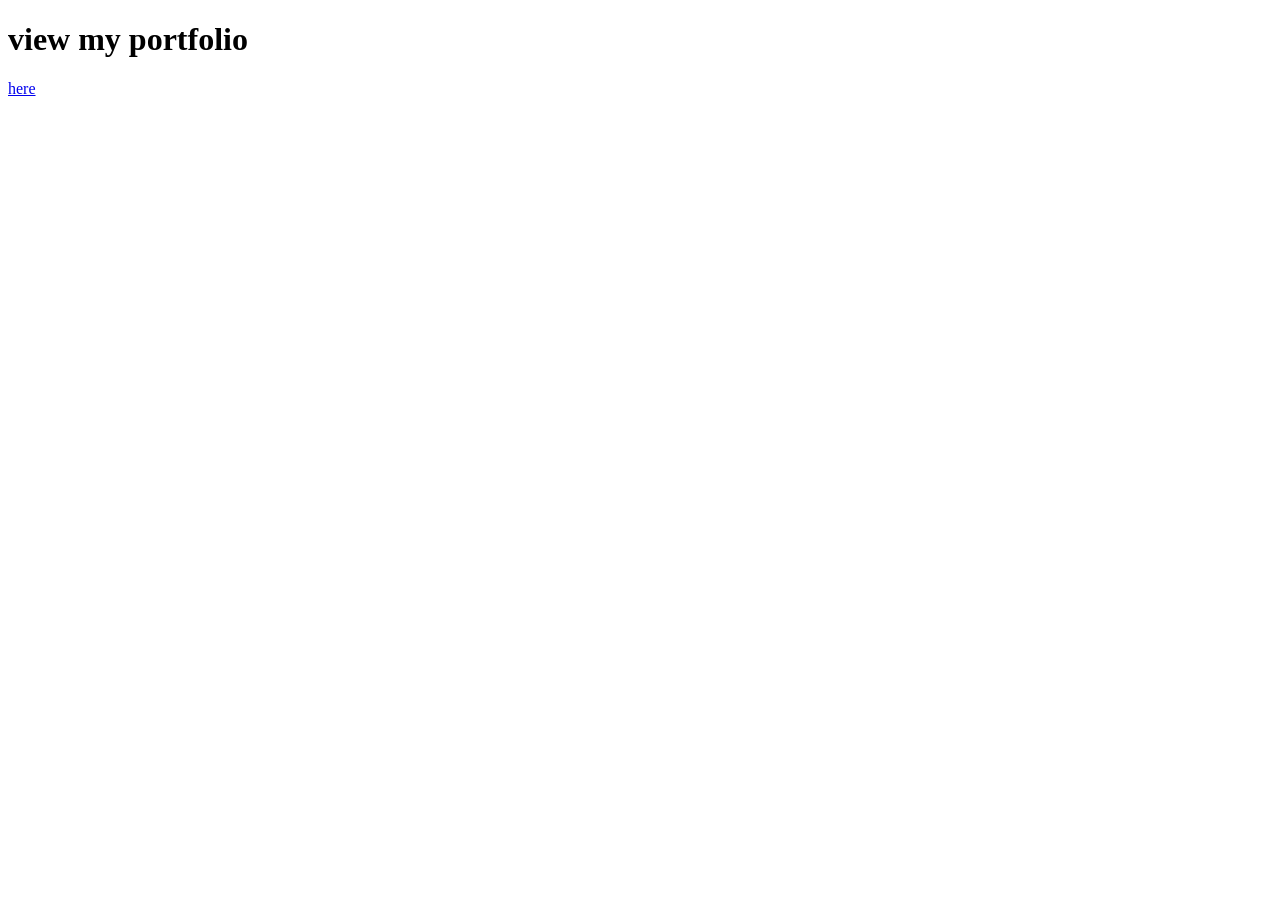
<file: index.html>
<!DOCTYPE html>
<html lang="en">
<head>
    <meta charset="UTF-8">
    <meta name="viewport" content="width=device-width, initial-scale=1.0">
    <title>Document</title>
</head>
<body>
    <h1>view my portfolio</h1>
    <a href="/main/">here</a>
</body>
</html>
</file>
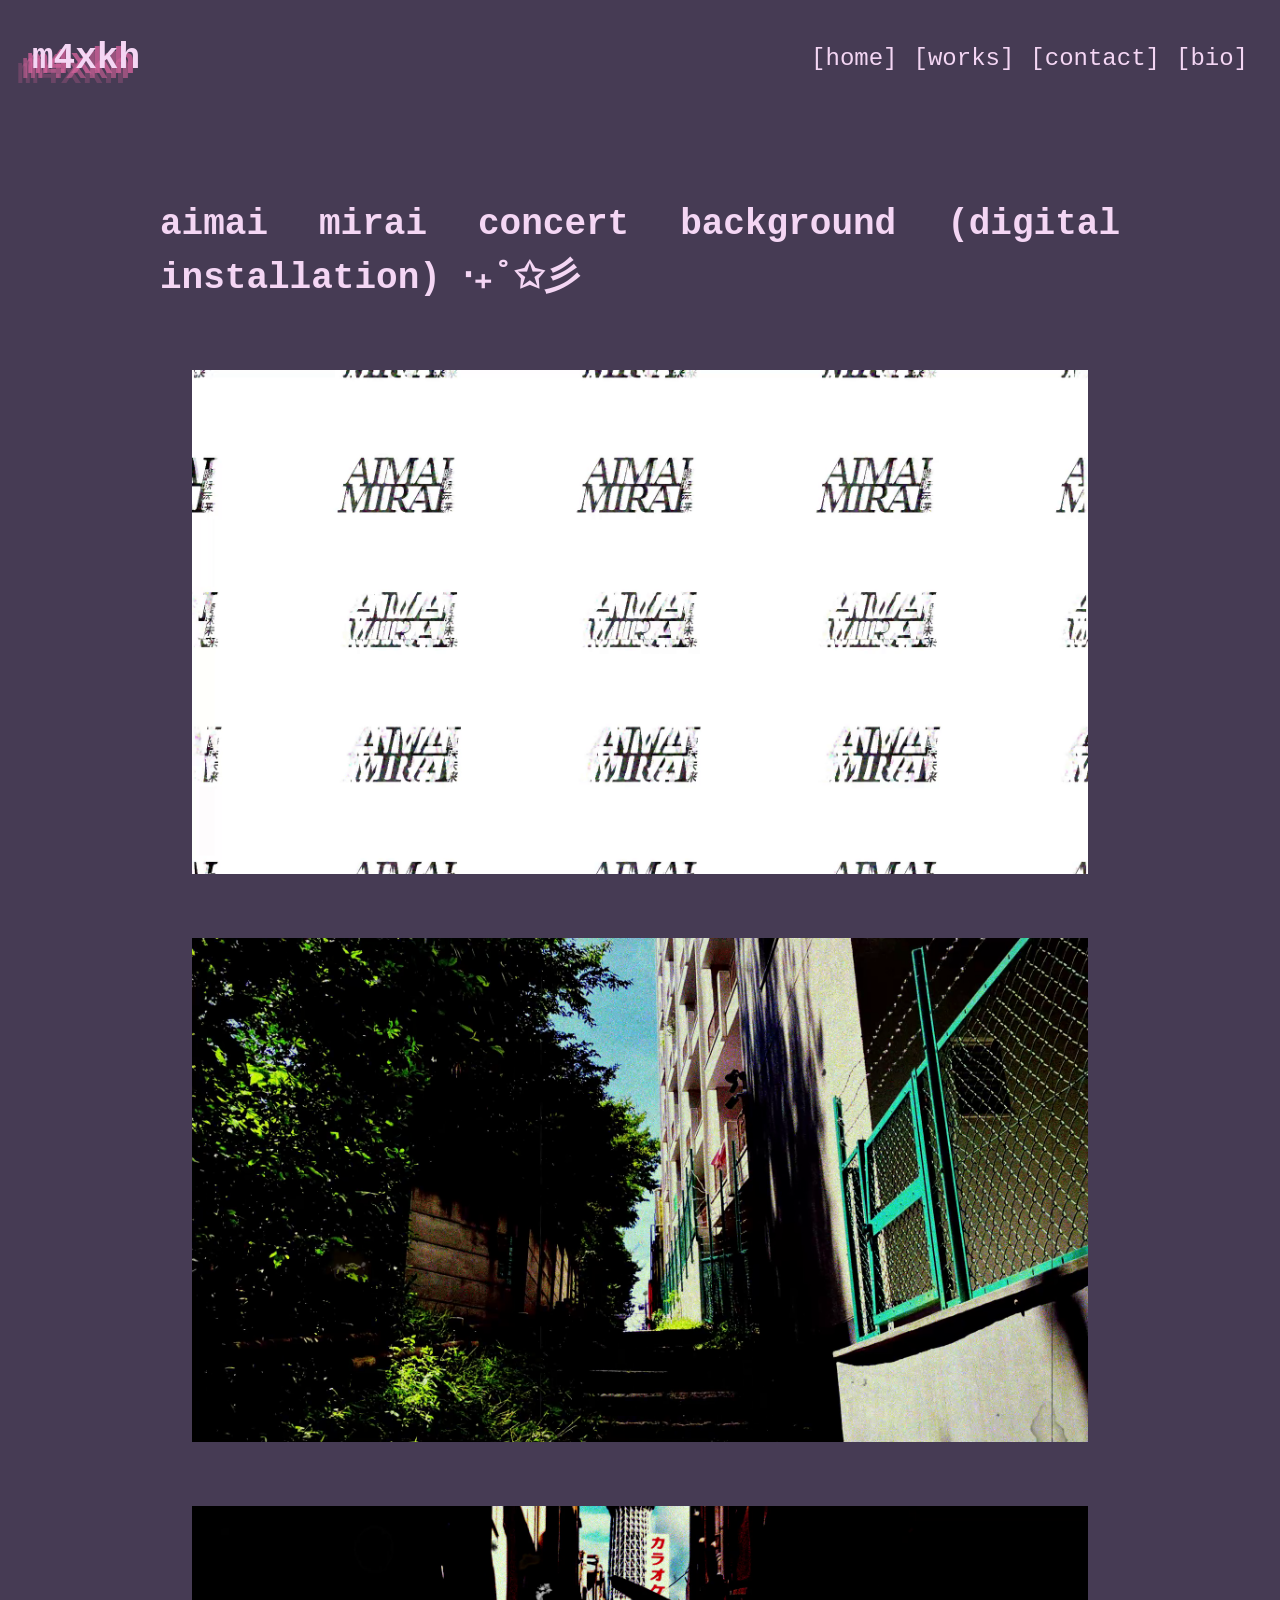
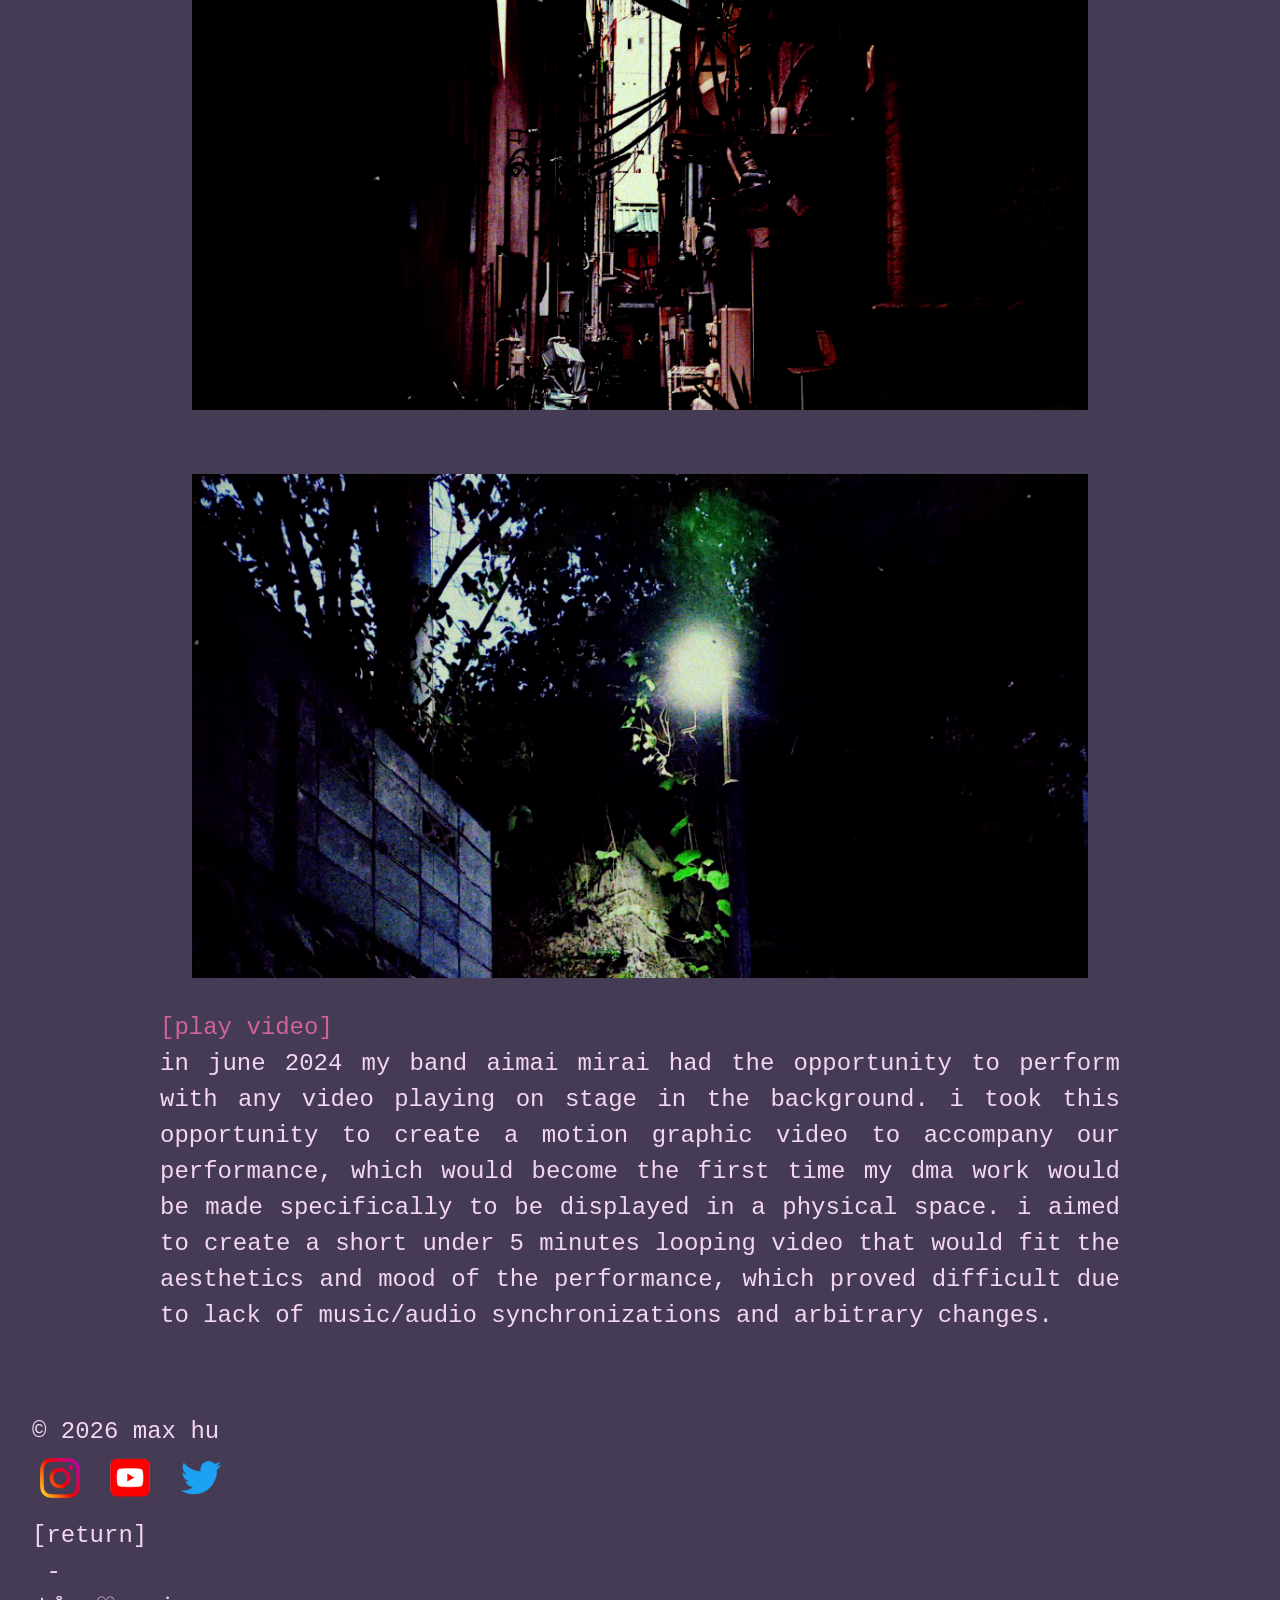
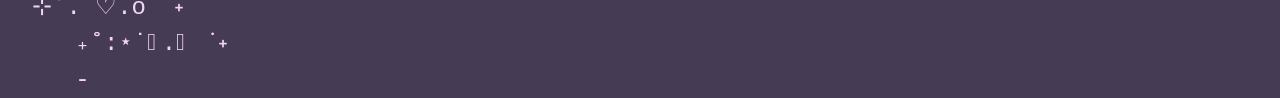
<file: main/projects/aimai-mirai-video/index.html>
<!DOCTYPE html>
<html lang="en">

<head>
    <meta charset="UTF-8">
    <meta name="viewport" content="width=device-width, initial-scale=1.0">
    <title>m4xkh portfolio</title>
    <link rel="preconnect" href="https://fonts.googleapis.com">
    <link rel="preconnect" href="https://fonts.gstatic.com" crossorigin>
    <link
        href="https://fonts.googleapis.com/css2?family=Bodoni+Moda:ital,opsz,wght@0,6..96,400..900;1,6..96,400..900&family=Courier+Prime:ital,wght@0,400;0,700;1,400;1,700&display=swap"
        rel="stylesheet">
    <link rel="stylesheet" href="../../css/style.css">
</head>

<body>
    <header id="header-section">

        <nav id="nav-section" class="navbar">
            <div class="nav-brand">
                <a href="../../">
                    <h1>m4xkh</h1>
                </a>
            </div>
            <div class="nav">
                <button class="hamburger">[ ☰ ]</button>
                <ul class="nav-menu">
                    <li><a href="../../#about-section">[home]</a></li>
                    <li><a href="../../#portfolio-section">[works]</a></li>
                    <li><a href="../../#contact-section">[contact]</a></li>
                    <li><a href="../../bio/">[bio]</a></li>
                </ul>
            </div>


        </nav>

    </header>

    <main>
        <section class="project-section">
            <div class="project-content">
                <h2>aimai mirai concert background (digital installation) <span class="accent-3">‧₊˚✩彡</span> </h2>
                <img src="../../images/aimai-video1.png" alt="">
                <img src="../../images/aimai-video2.png" alt="">
                <img src="../../images/aimai-video3.png" alt="">
                <img src="../../images/aimai-video4.png" alt="">
                <a href="https://youtu.be/juWSTBJrZzI">[play video]</a>
                <p>In June 2024 my band Aimai Mirai had the opportunity to perform with any video playing on stage in
                    the background. I took this opportunity to create a motion graphic video to accompany our
                    performance, which would become the first time my DMA work would be made specifically to be
                    displayed in a physical space. I aimed to create a short under 5 minutes looping video that would
                    fit the aesthetics and mood of the performance, which proved difficult due to lack of music/audio
                    synchronizations and arbitrary changes.
                    
                </p>
            </div>
        </section>

    </main>
    <footer class="flex-container">
        <section class="footer-section">
            <p>&copy; 2026 max hu</p>
            <div class="social-links">
                <a href='#'><img src="../../images/icon-logo-instagram.png" alt=""></a>
                <a href='#'><img src="../../images/icon-logo-youtube.png" alt=""></a>
                <a href='#'><img src="../../images/icon-logo-twitter.png" alt=""></a>
            </div>
            <a href="#header-section">[return]</a>
            <pre><p> -</p></pre>
            <p>⊹˚. ♡.o ݁ ˖</p>
            <pre><p>   ₊˚:⋆˙⟡.𖥔 ݁ ˖ </p></pre>
            <pre><p>   -</p></pre>
        </section>
    </footer>
    <script src="../../js/nav.js"></script>
</body>

</html>
</file>
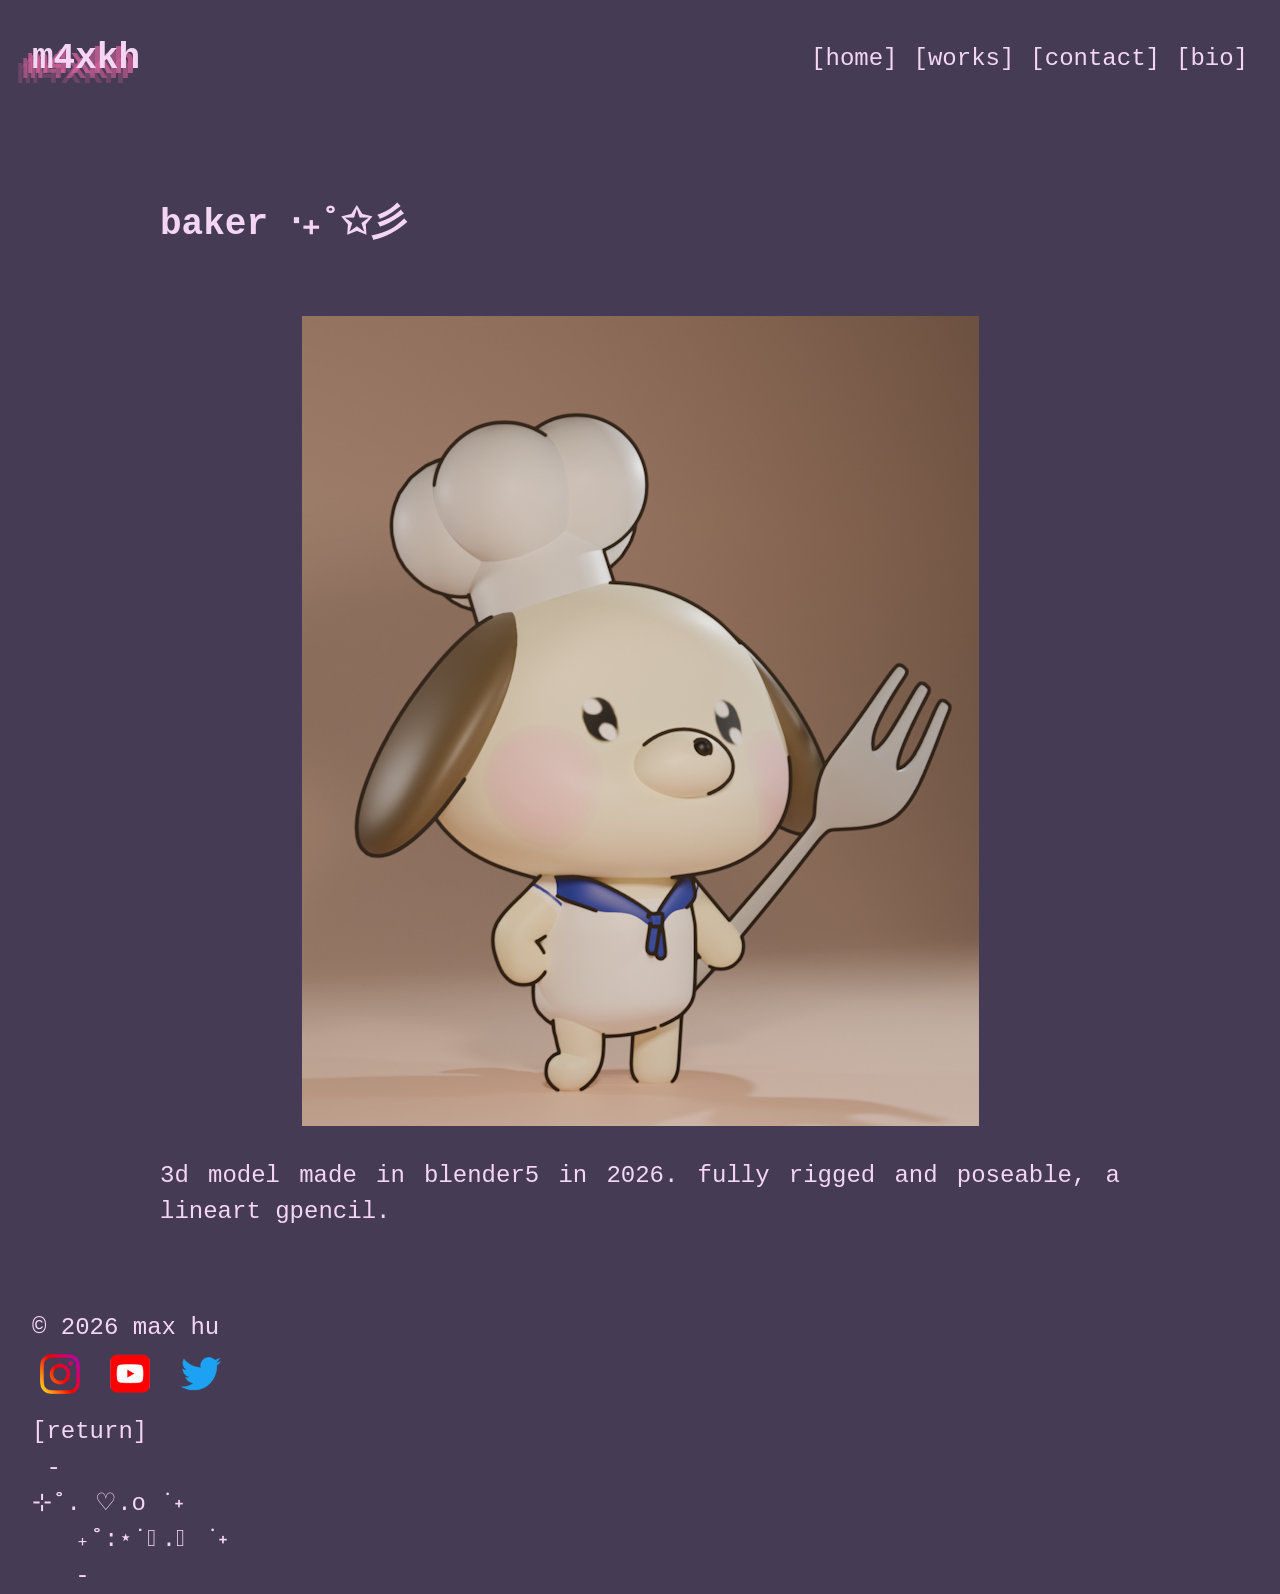
<file: main/projects/baker/index.html>
<!DOCTYPE html>
<html lang="en">

<head>
    <meta charset="UTF-8">
    <meta name="viewport" content="width=device-width, initial-scale=1.0">
    <title>m4xkh portfolio</title>
    <link rel="preconnect" href="https://fonts.googleapis.com">
    <link rel="preconnect" href="https://fonts.gstatic.com" crossorigin>
    <link
        href="https://fonts.googleapis.com/css2?family=Bodoni+Moda:ital,opsz,wght@0,6..96,400..900;1,6..96,400..900&family=Courier+Prime:ital,wght@0,400;0,700;1,400;1,700&display=swap"
        rel="stylesheet">
    <link rel="stylesheet" href="../../css/style.css">
</head>

<body>
    <header id="header-section">

        <nav id="nav-section" class="navbar">
            <div class="nav-brand">
                <a href="../../"> <h1>m4xkh</h1></a>
            </div>
            <div class="nav">
                <button class="hamburger">[ ☰ ]</button>
                <ul class="nav-menu">
                    <li><a href="../../#about-section">[home]</a></li>
                    <li><a href="../../#portfolio-section">[works]</a></li>
                    <li><a href="../../#contact-section">[contact]</a></li>
                    <li><a href="../../bio/">[bio]</a></li>
                </ul>
            </div>


        </nav>

    </header>

    <main>
        <section class="project-section">
            <div class="project-content">
            <h2>baker <span class="accent-3">‧₊˚✩彡</span> </h2>
            <img src="../../images/dog_baker_render.jpg" alt="">
            <p>3d model made in blender5 in 2026. fully rigged and poseable, a lineart gpencil. </p>
        </div>
    </section>

    </main>
    <footer class="flex-container">
        <section class="footer-section">
            <p>&copy; 2026 max hu</p>
            <div class="social-links">
                <a href='#'><img src="../../images/icon-logo-instagram.png" alt=""></a>
                <a href='#'><img src="../../images/icon-logo-youtube.png" alt=""></a>
                <a href='#'><img src="../../images/icon-logo-twitter.png" alt=""></a>
            </div>
            <a href="#header-section">[return]</a>
            <pre><p> -</p></pre>
            <p>⊹˚. ♡.o ݁ ˖</p>
            <pre><p>   ₊˚:⋆˙⟡.𖥔 ݁ ˖ </p></pre>
            <pre><p>   -</p></pre>
        </section>
    </footer>
    <script src="../../js/nav.js"></script>
</body>

</html>
</file>
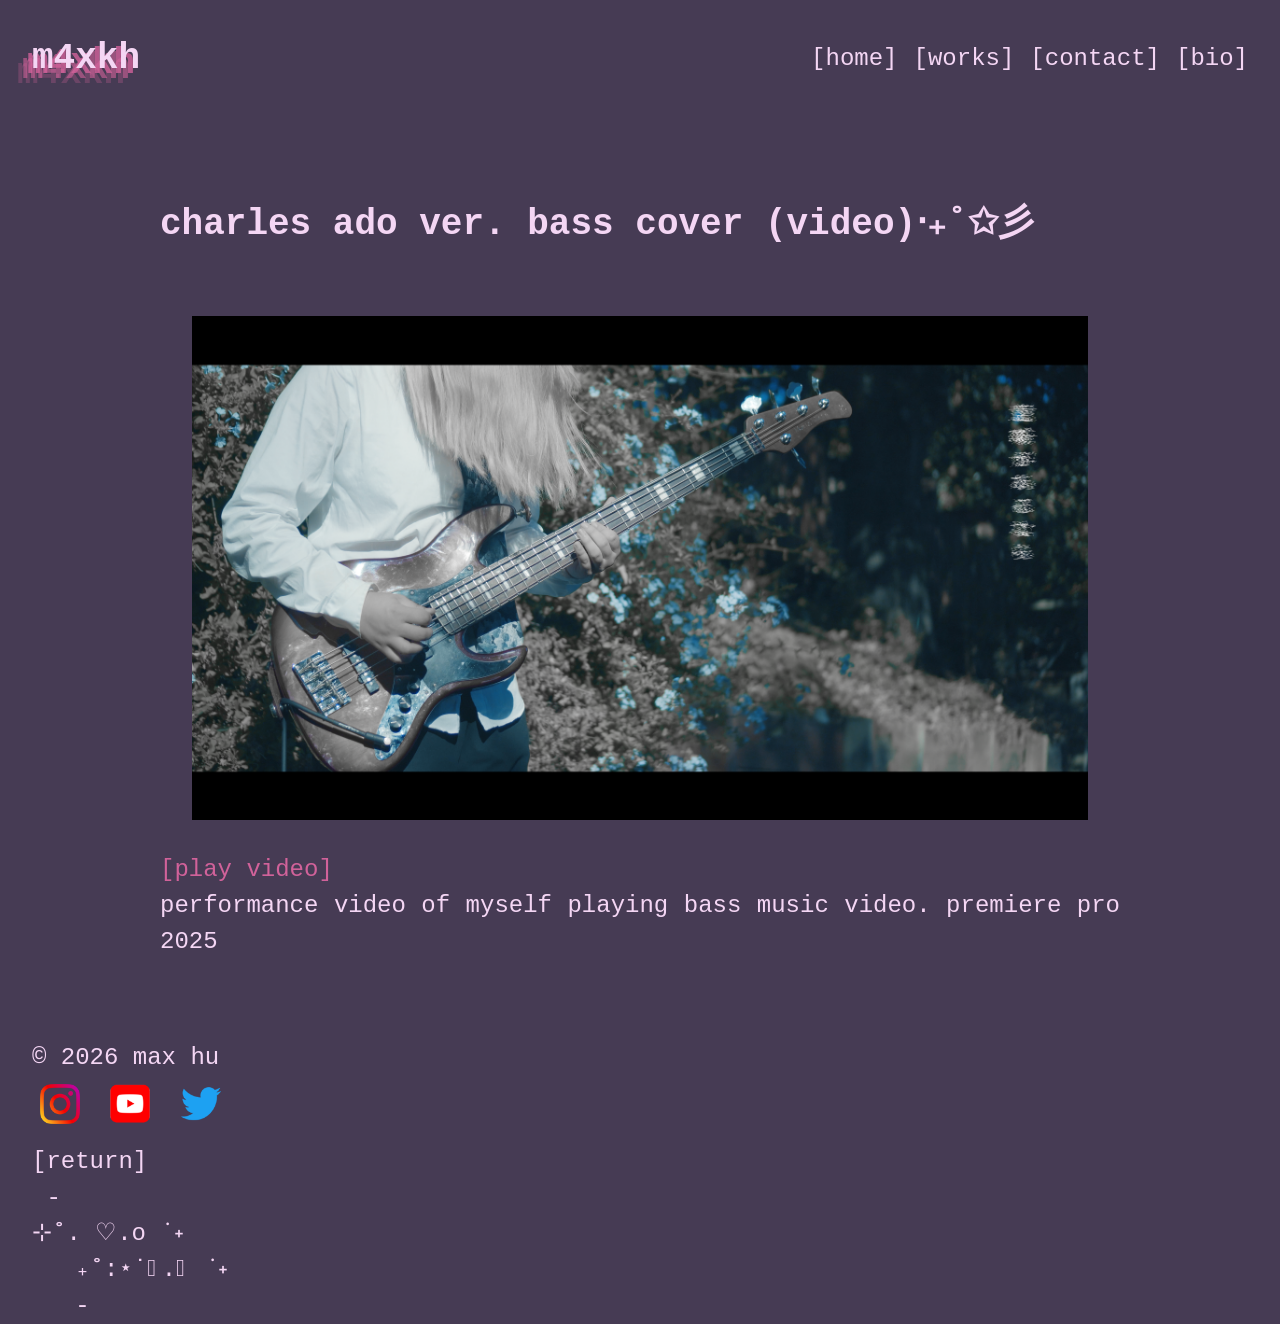
<file: main/projects/bass-video-1/index.html>
<!DOCTYPE html>
<html lang="en">

<head>
    <meta charset="UTF-8">
    <meta name="viewport" content="width=device-width, initial-scale=1.0">
    <title>m4xkh portfolio</title>
    <link rel="preconnect" href="https://fonts.googleapis.com">
    <link rel="preconnect" href="https://fonts.gstatic.com" crossorigin>
    <link
        href="https://fonts.googleapis.com/css2?family=Bodoni+Moda:ital,opsz,wght@0,6..96,400..900;1,6..96,400..900&family=Courier+Prime:ital,wght@0,400;0,700;1,400;1,700&display=swap"
        rel="stylesheet">
    <link rel="stylesheet" href="../../css/style.css">
</head>

<body>
    <header id="header-section">

        <nav id="nav-section" class="navbar">
            <div class="nav-brand">
                <a href="../../">
                    <h1>m4xkh</h1>
                </a>
            </div>
            <div class="nav">
                <button class="hamburger">[ ☰ ]</button>
                <ul class="nav-menu">
                    <li><a href="../../#about-section">[home]</a></li>
                    <li><a href="../../#portfolio-section">[works]</a></li>
                    <li><a href="../../#contact-section">[contact]</a></li>
                    <li><a href="../../bio/">[bio]</a></li>
                </ul>
            </div>


        </nav>

    </header>

    <main>
        <section class="project-section">
            <div class="project-content">
                <h2>charles ado ver. bass cover (video)<span class="accent-3">‧₊˚✩彡</span> </h2>
                <img src="../../images/charles-ado-bass.png" alt="">
                <a href="https://youtu.be/nIBktGrTOnQ">[play video]</a>
                <p> performance video of myself playing bass music video. premiere pro 2025
                </p>
            </div>
        </section>

    </main>
    <footer class="flex-container">
        <section class="footer-section">
            <p>&copy; 2026 max hu</p>
            <div class="social-links">
                <a href='#'><img src="../../images/icon-logo-instagram.png" alt=""></a>
                <a href='#'><img src="../../images/icon-logo-youtube.png" alt=""></a>
                <a href='#'><img src="../../images/icon-logo-twitter.png" alt=""></a>
            </div>
            <a href="#header-section">[return]</a>
            <pre><p> -</p></pre>
            <p>⊹˚. ♡.o ݁ ˖</p>
            <pre><p>   ₊˚:⋆˙⟡.𖥔 ݁ ˖ </p></pre>
            <pre><p>   -</p></pre>
        </section>
    </footer>
    <script src="../../js/nav.js"></script>
</body>

</html>
</file>
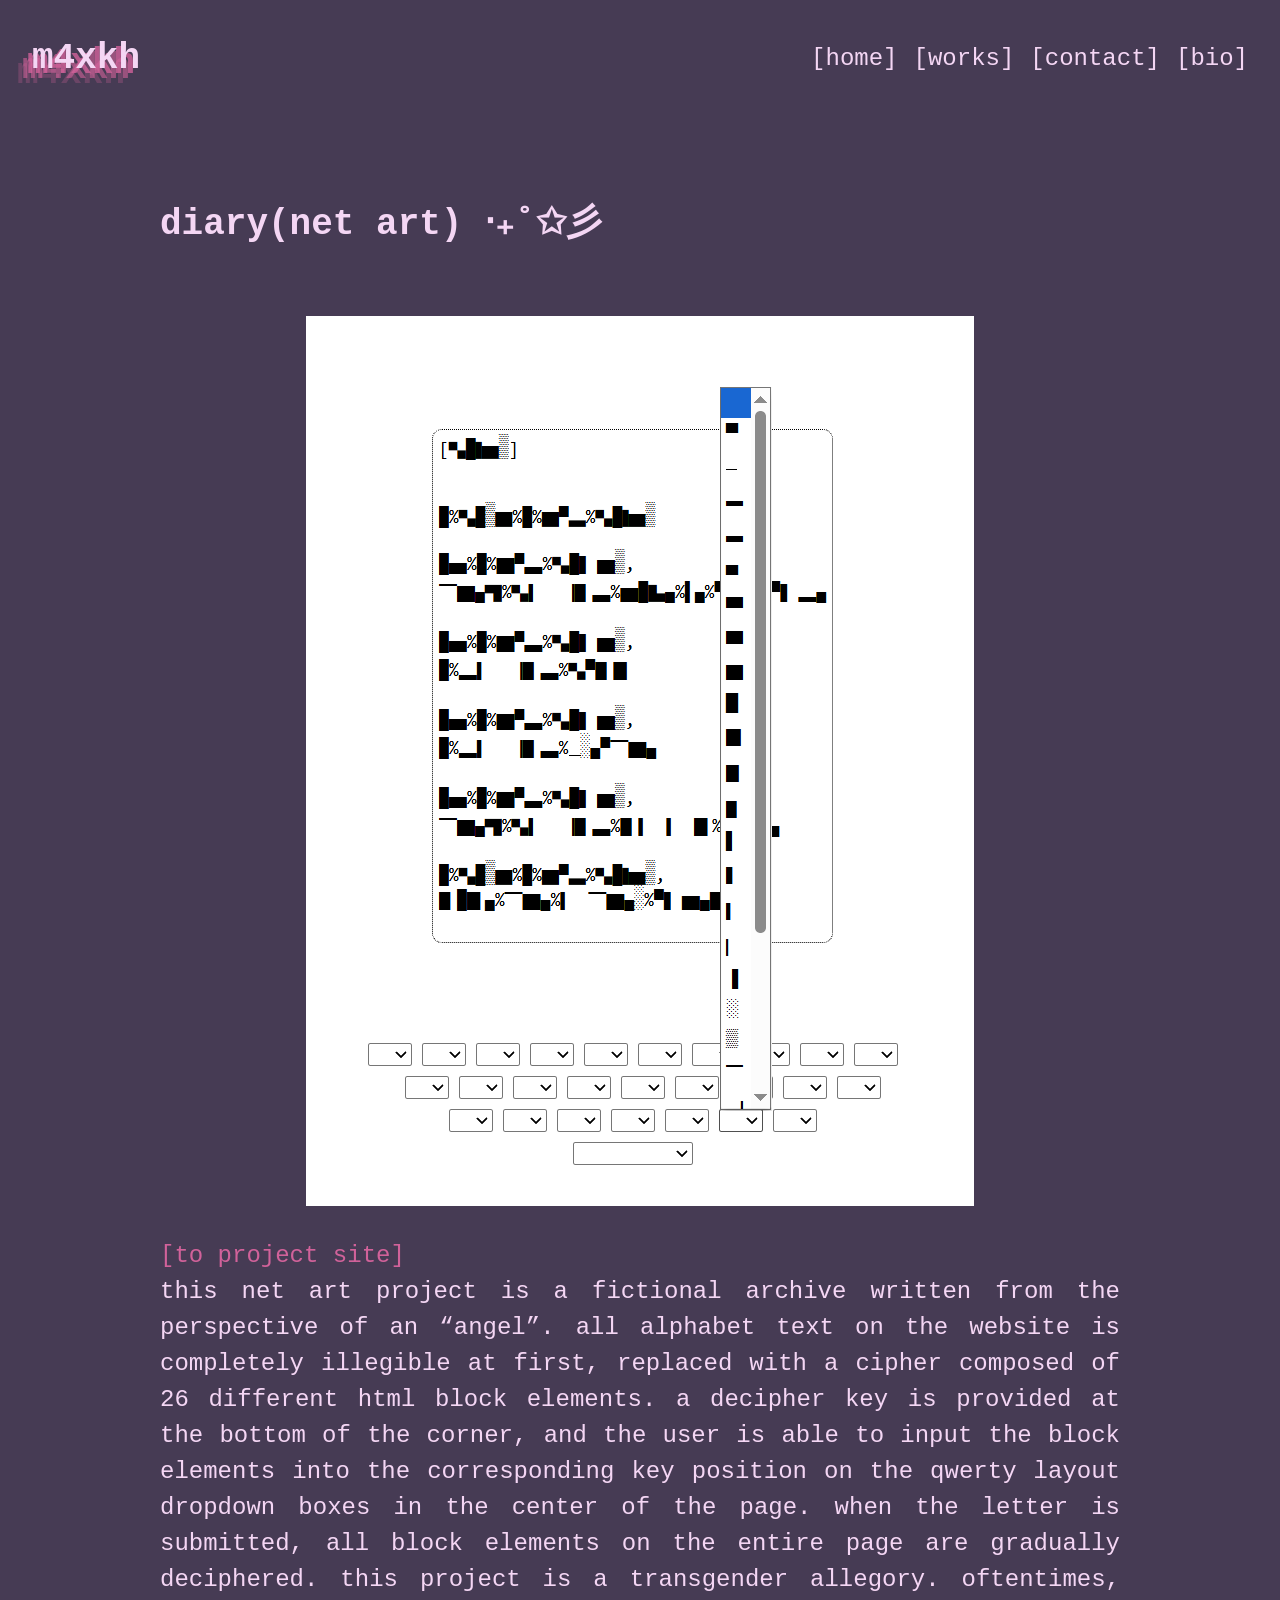
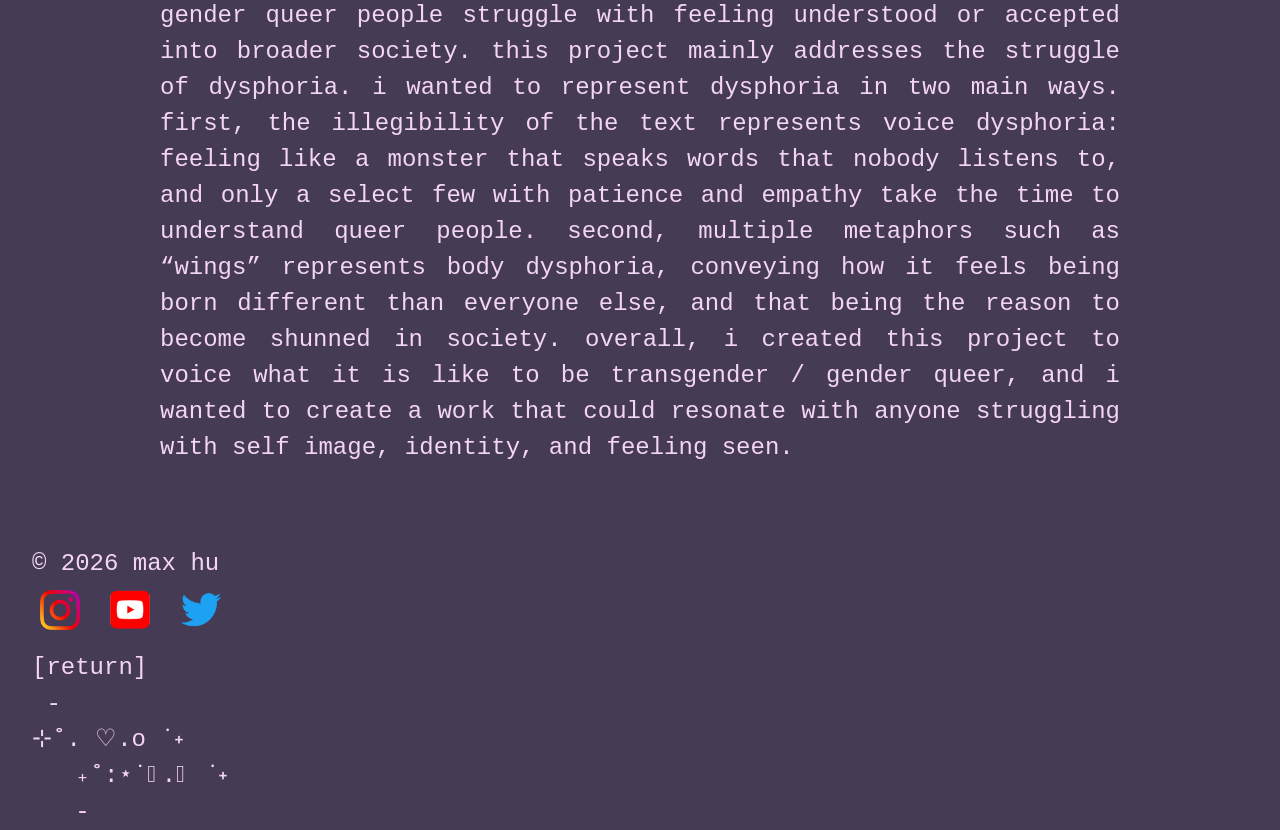
<file: main/projects/diary/index.html>
<!DOCTYPE html>
<html lang="en">

<head>
    <meta charset="UTF-8">
    <meta name="viewport" content="width=device-width, initial-scale=1.0">
    <title>m4xkh portfolio</title>
    <link rel="preconnect" href="https://fonts.googleapis.com">
    <link rel="preconnect" href="https://fonts.gstatic.com" crossorigin>
    <link
        href="https://fonts.googleapis.com/css2?family=Bodoni+Moda:ital,opsz,wght@0,6..96,400..900;1,6..96,400..900&family=Courier+Prime:ital,wght@0,400;0,700;1,400;1,700&display=swap"
        rel="stylesheet">
    <link rel="stylesheet" href="../../css/style.css">
</head>

<body>
    <header id="header-section">

        <nav id="nav-section" class="navbar">
            <div class="nav-brand">
                <a href="../../">
                    <h1>m4xkh</h1>
                </a>
            </div>
            <div class="nav">
                <button class="hamburger">[ ☰ ]</button>
                <ul class="nav-menu">
                    <li><a href="../../#about-section">[home]</a></li>
                    <li><a href="../../#portfolio-section">[works]</a></li>
                    <li><a href="../../#contact-section">[contact]</a></li>
                    <li><a href="../../bio/">[bio]</a></li>
                </ul>
            </div>


        </nav>

    </header>

    <main>
        <section class="project-section">
            <div class="project-content">
                <h2>diary(net art) <span class="accent-3">‧₊˚✩彡</span> </h2>
                <img src="../../images/diary.png" alt="screenshot of the net art project. an encrypted poem is displayed in the center.">
                <a href="https://m4xkh.github.io/art-109/project-3/">[to project site]</a>
                <p>This net art project is a fictional archive written from the perspective of an “angel”. All alphabet text
                    on the website is completely illegible at first, replaced with a cipher composed of 26 different
                    HTML block elements. A decipher key is provided at the bottom of the corner, and the user is able to
                    input the block elements into the corresponding key position on the QWERTY layout dropdown boxes in
                    the center of the page. When the letter is submitted, all block elements on the entire page are
                    gradually deciphered.
                    This project is a transgender allegory. Oftentimes, gender queer people struggle with feeling
                    understood or accepted into broader society. This project mainly addresses the struggle of
                    dysphoria. I wanted to represent dysphoria in two main ways. First, the illegibility of the text
                    represents voice dysphoria: feeling like a monster that speaks words that nobody listens to, and
                    only a select few with patience and empathy take the time to understand queer people. Second, multiple metaphors such as
                    “wings” represents body dysphoria, conveying how it feels being born different than everyone else,
                    and that being the reason to become shunned in society.
                    Overall, I created this project to voice what it is like to be transgender / gender queer, and I
                    wanted to create a work that could resonate with anyone struggling with self image, identity, and
                    feeling seen.


                </p>
            </div>
        </section>

    </main>
    <footer class="flex-container">
        <section class="footer-section">
            <p>&copy; 2026 max hu</p>
            <div class="social-links">
                <a href='#'><img src="../../images/icon-logo-instagram.png" alt=""></a>
                <a href='#'><img src="../../images/icon-logo-youtube.png" alt=""></a>
                <a href='#'><img src="../../images/icon-logo-twitter.png" alt=""></a>
            </div>
            <a href="#header-section">[return]</a>
            <pre><p> -</p></pre>
            <p>⊹˚. ♡.o ݁ ˖</p>
            <pre><p>   ₊˚:⋆˙⟡.𖥔 ݁ ˖ </p></pre>
            <pre><p>   -</p></pre>
        </section>
    </footer>
    <script src="../../js/nav.js"></script>
</body>

</html>
</file>
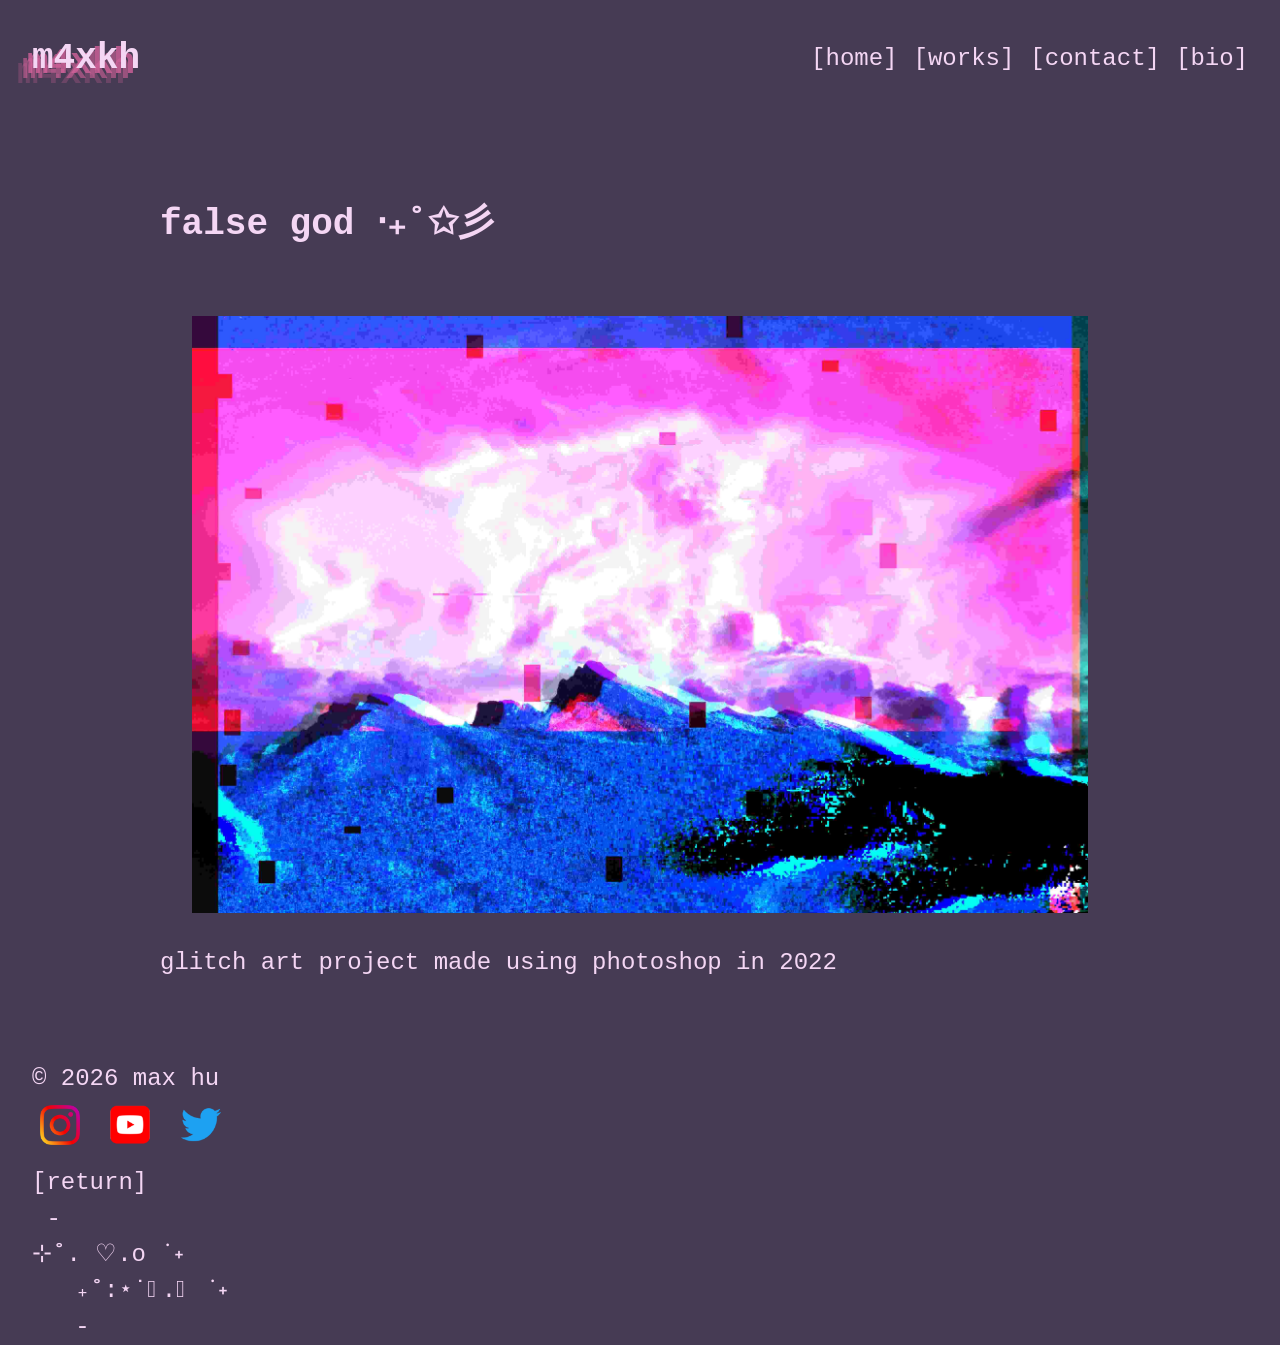
<file: main/projects/false-god/index.html>
<!DOCTYPE html>
<html lang="en">

<head>
    <meta charset="UTF-8">
    <meta name="viewport" content="width=device-width, initial-scale=1.0">
    <title>m4xkh portfolio</title>
    <link rel="preconnect" href="https://fonts.googleapis.com">
    <link rel="preconnect" href="https://fonts.gstatic.com" crossorigin>
    <link
        href="https://fonts.googleapis.com/css2?family=Bodoni+Moda:ital,opsz,wght@0,6..96,400..900;1,6..96,400..900&family=Courier+Prime:ital,wght@0,400;0,700;1,400;1,700&display=swap"
        rel="stylesheet">
    <link rel="stylesheet" href="../../css/style.css">
</head>

<body>
    <header id="header-section">

        <nav id="nav-section" class="navbar">
            <div class="nav-brand">
                <a href="../../"> <h1>m4xkh</h1></a>
            </div>
            <div class="nav">
                <button class="hamburger">[ ☰ ]</button>
                <ul class="nav-menu">
                    <li><a href="../../#about-section">[home]</a></li>
                    <li><a href="../../#portfolio-section">[works]</a></li>
                    <li><a href="../../#contact-section">[contact]</a></li>
                    <li><a href="../../bio/">[bio]</a></li>
                </ul>
            </div>


        </nav>

    </header>

    <main>
        <section class="project-section">
            <div class="project-content">
            <h2>false god <span class="accent-3">‧₊˚✩彡</span> </h2>
            <img src="../../images/thunder.jpg" alt="">
            <p>glitch art project made using photoshop in 2022</p>
        </div>
    </section>

    </main>
    <footer class="flex-container">
        <section class="footer-section">
            <p>&copy; 2026 max hu</p>
            <div class="social-links">
                <a href='#'><img src="../../images/icon-logo-instagram.png" alt=""></a>
                <a href='#'><img src="../../images/icon-logo-youtube.png" alt=""></a>
                <a href='#'><img src="../../images/icon-logo-twitter.png" alt=""></a>
            </div>
            <a href="#header-section">[return]</a>
            <pre><p> -</p></pre>
            <p>⊹˚. ♡.o ݁ ˖</p>
            <pre><p>   ₊˚:⋆˙⟡.𖥔 ݁ ˖ </p></pre>
            <pre><p>   -</p></pre>
        </section>
    </footer>
    <script src="../../js/nav.js"></script>
</body>

</html>
</file>
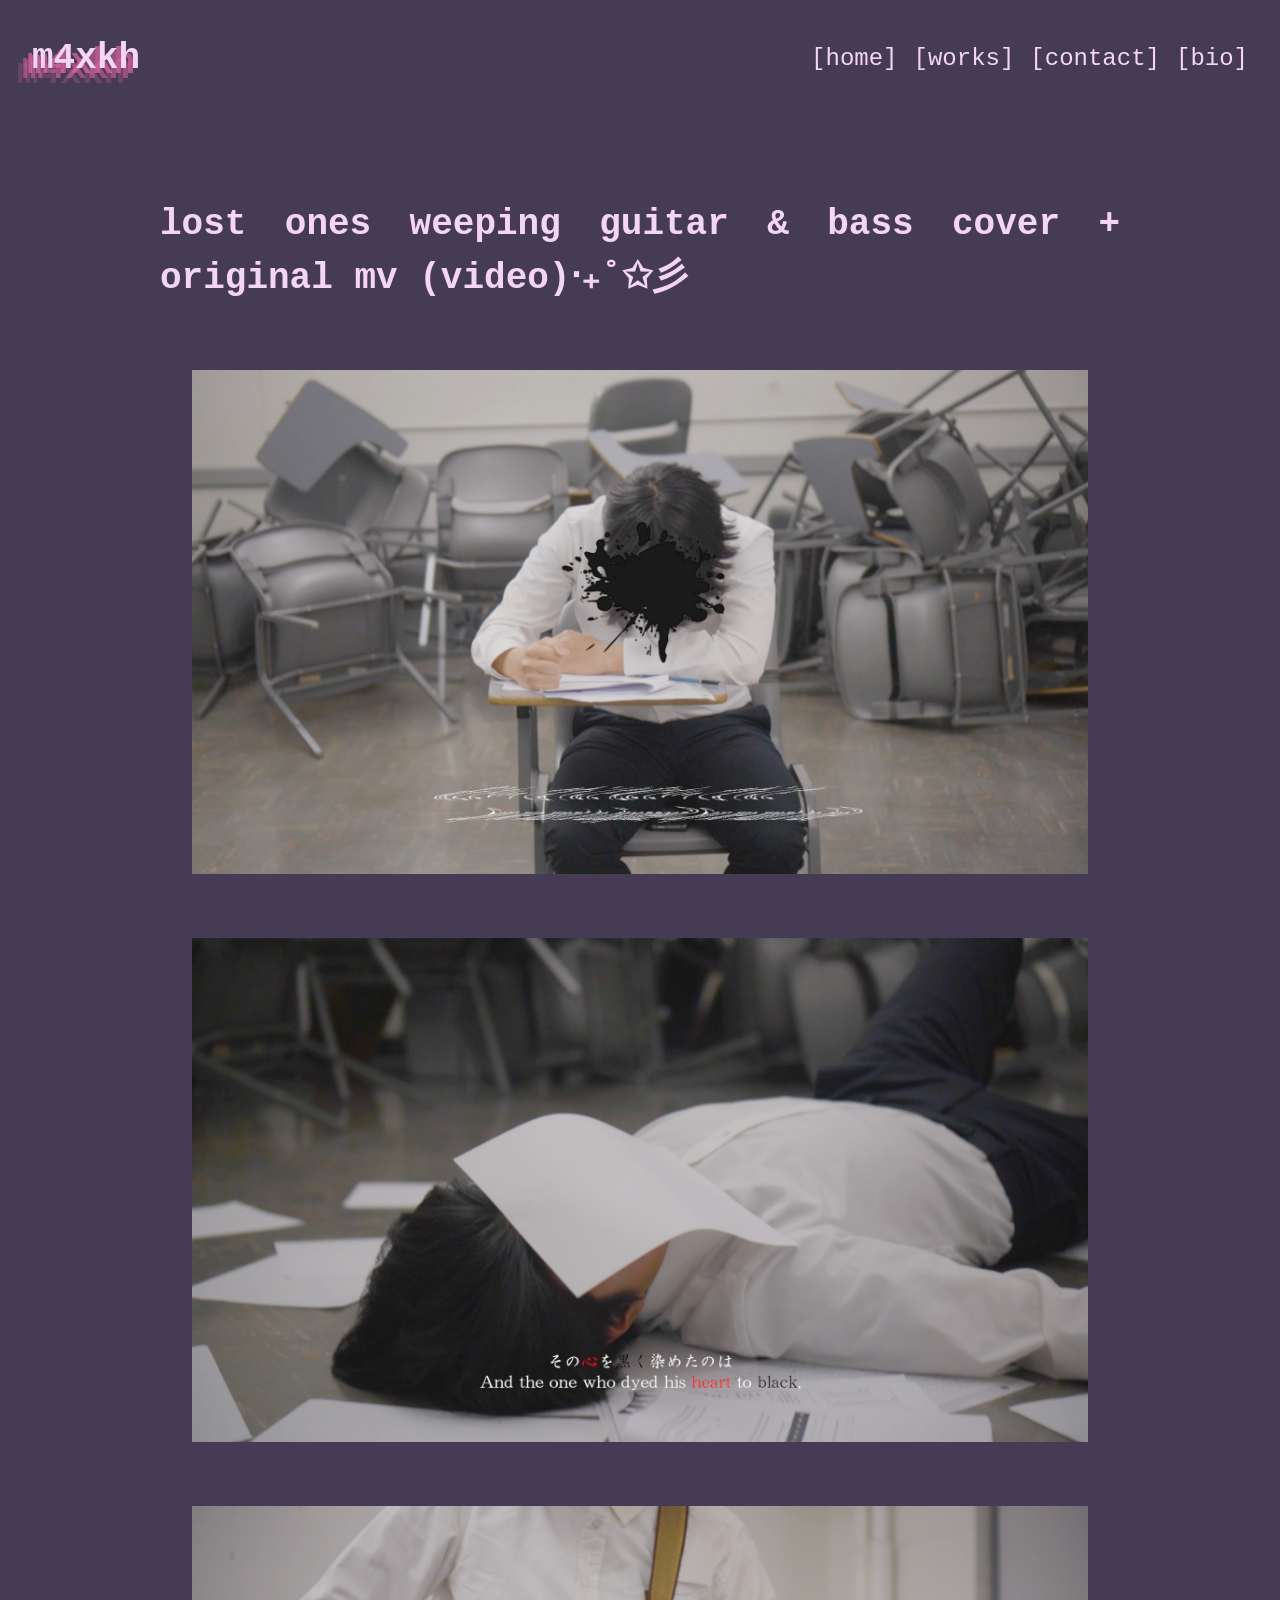
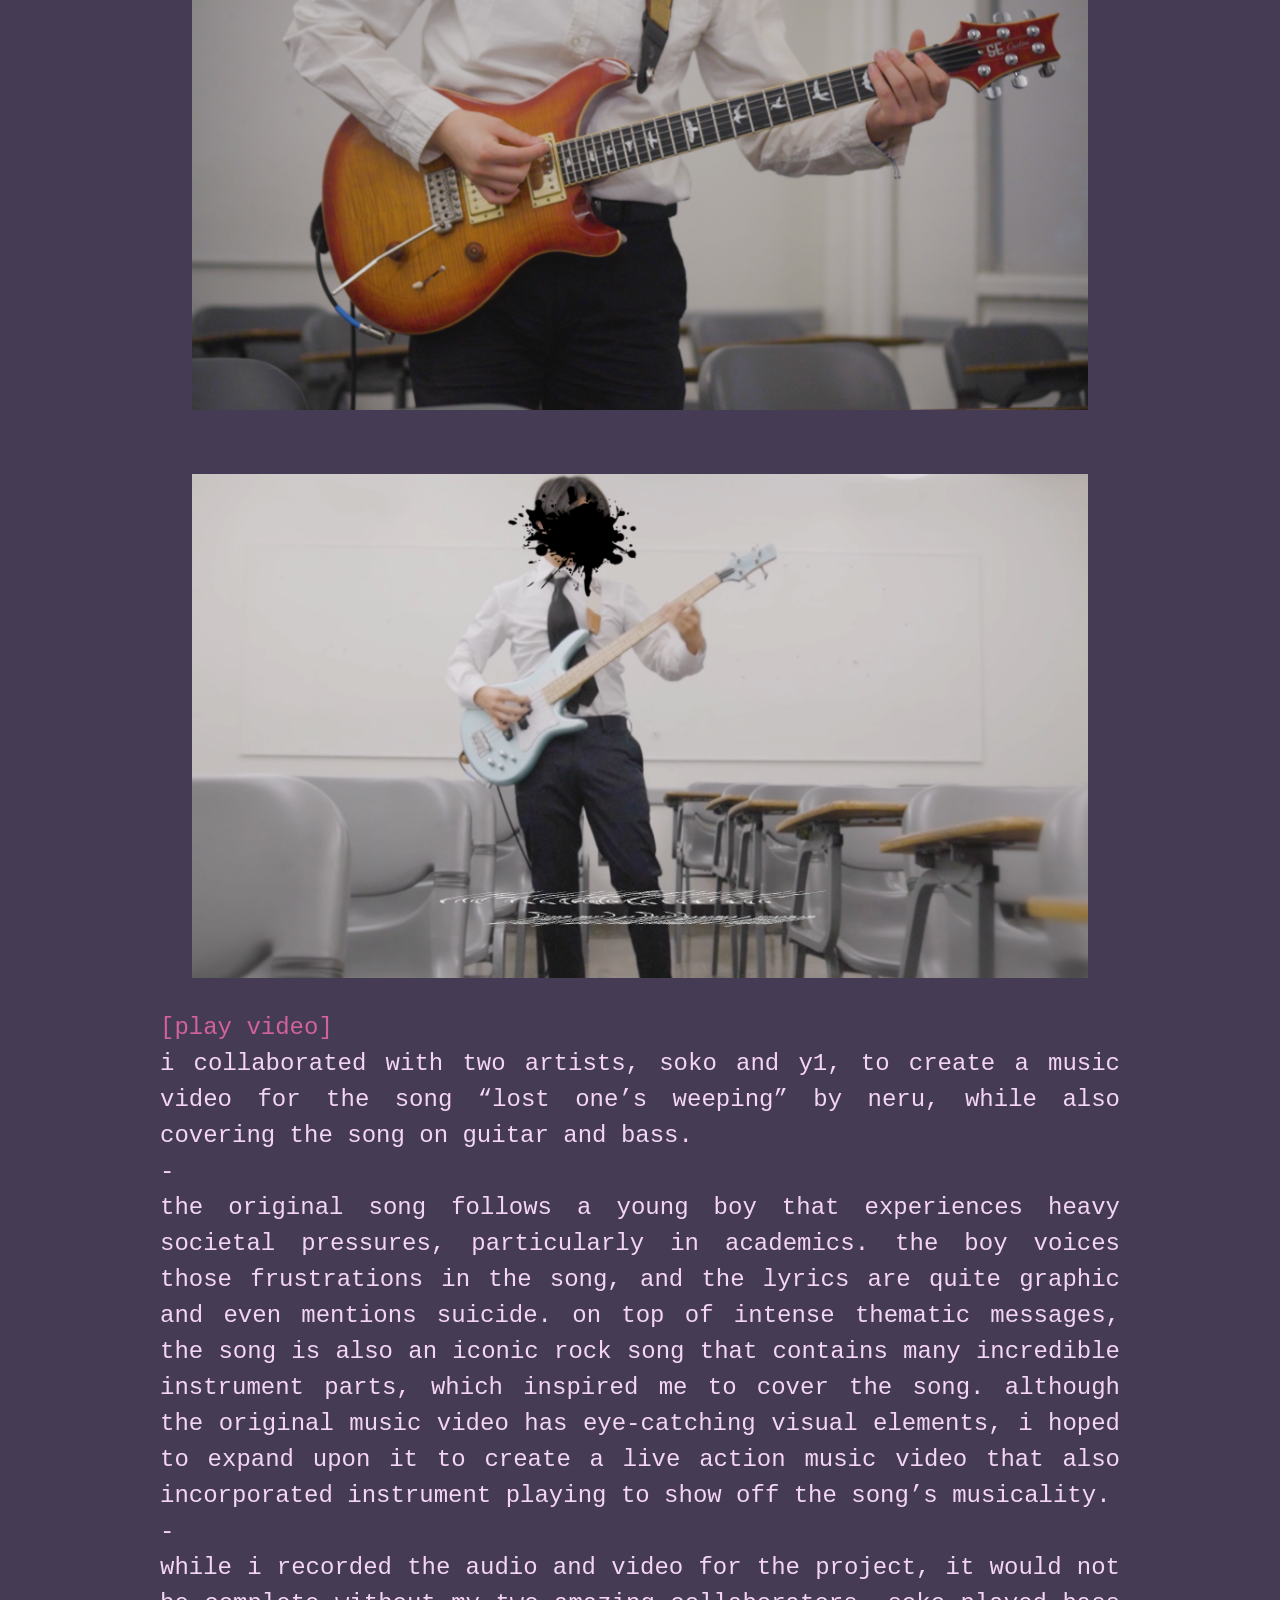
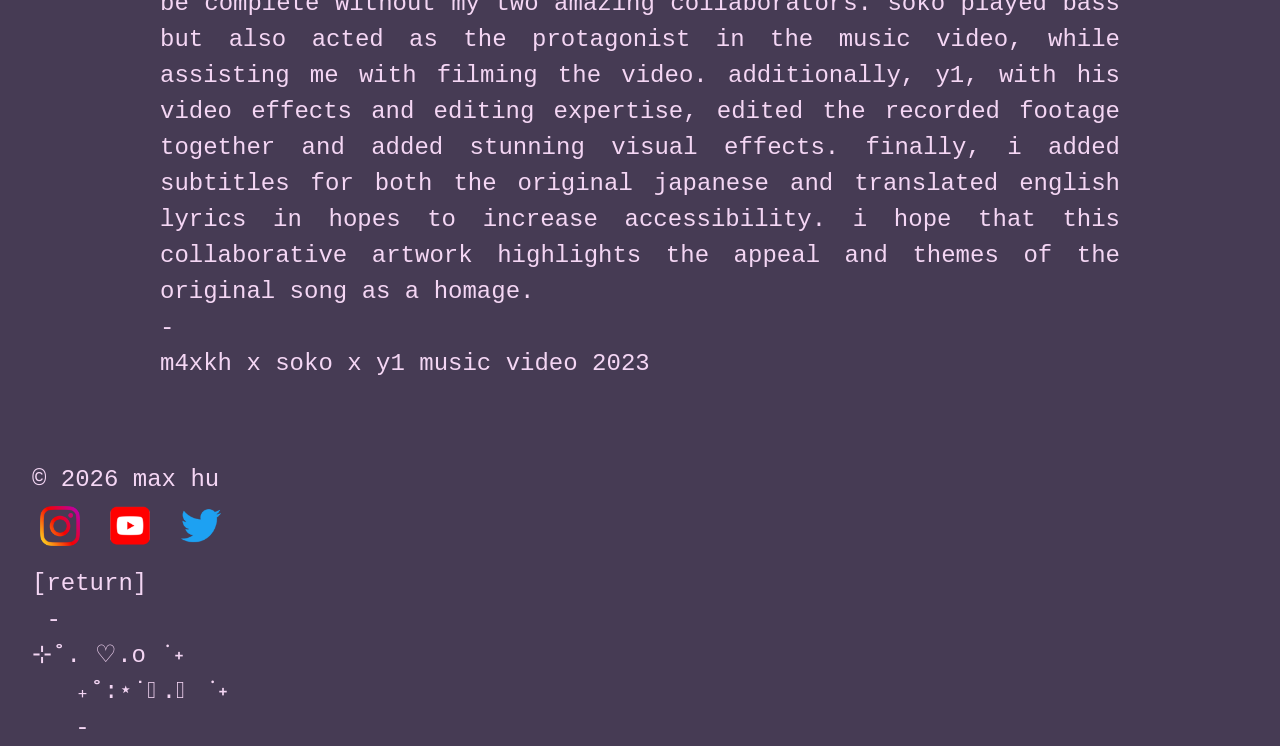
<file: main/projects/lost-ones-weeping/index.html>
<!DOCTYPE html>
<html lang="en">

<head>
    <meta charset="UTF-8">
    <meta name="viewport" content="width=device-width, initial-scale=1.0">
    <title>m4xkh portfolio</title>
    <link rel="preconnect" href="https://fonts.googleapis.com">
    <link rel="preconnect" href="https://fonts.gstatic.com" crossorigin>
    <link
        href="https://fonts.googleapis.com/css2?family=Bodoni+Moda:ital,opsz,wght@0,6..96,400..900;1,6..96,400..900&family=Courier+Prime:ital,wght@0,400;0,700;1,400;1,700&display=swap"
        rel="stylesheet">
    <link rel="stylesheet" href="../../css/style.css">
</head>

<body>
    <header id="header-section">

        <nav id="nav-section" class="navbar">
            <div class="nav-brand">
                <a href="../../">
                    <h1>m4xkh</h1>
                </a>
            </div>
            <div class="nav">
                <button class="hamburger">[ ☰ ]</button>
                <ul class="nav-menu">
                    <li><a href="../../#about-section">[home]</a></li>
                    <li><a href="../../#portfolio-section">[works]</a></li>
                    <li><a href="../../#contact-section">[contact]</a></li>
                    <li><a href="../../bio/">[bio]</a></li>
                </ul>
            </div>


        </nav>

    </header>

    <main>
        <section class="project-section">
            <div class="project-content">
                <h2>lost ones weeping guitar & bass cover + original mv (video)<span class="accent-3">‧₊˚✩彡</span> </h2>
                <img src="../../images/lostone-2.png" alt="">
                <img src="../../images/lostone-1.png" alt="">
                <img src="../../images/lostone-3.png" alt="">
                <img src="../../images/lostone-4.png" alt="">
                <a href="https://youtu.be/R0cmtxuwOvk">[play video]</a>
                <p>I collaborated with two artists, soko and y1, to create a music video for the song “Lost One’s
                    Weeping” by Neru, while also covering the song on guitar and bass.
                </p><p>-</p><p>the original song follows a young boy that experiences heavy societal pressures, particularly in
                    academics. The boy voices those frustrations in the song, and the lyrics are quite graphic and even
                    mentions suicide. On top of intense thematic messages, the song is also an iconic rock song that
                    contains many incredible instrument parts, which inspired me to cover the song. Although the
                    original music video has eye-catching visual elements, I hoped to expand upon it to create a live
                    action music video that also incorporated instrument playing to show off the song’s musicality.
                    </p><p>-</p><p>While I recorded the audio and video for the project, it would not be complete without my two
                    amazing collaborators. soko played bass but also acted as the protagonist in the
                    music video, while assisting me with filming the video. Additionally, y1, with his video effects and editing expertise,  edited the recorded footage
                    together and added stunning visual effects. Finally, I added subtitles for both the original Japanese
                    and translated English lyrics in hopes to increase accessibility. I hope that this collaborative
                    artwork highlights the appeal and themes of the original song as a homage.
                    <p>-</p>
                    <p>m4xkh x soko x y1 music video 2023</p>
                </p>
            </div>
        </section>

    </main>
    <footer class="flex-container">
        <section class="footer-section">
            <p>&copy; 2026 max hu</p>
            <div class="social-links">
                <a href='#'><img src="../../images/icon-logo-instagram.png" alt=""></a>
                <a href='#'><img src="../../images/icon-logo-youtube.png" alt=""></a>
                <a href='#'><img src="../../images/icon-logo-twitter.png" alt=""></a>
            </div>
            <a href="#header-section">[return]</a>
            <pre><p> -</p></pre>
            <p>⊹˚. ♡.o ݁ ˖</p>
            <pre><p>   ₊˚:⋆˙⟡.𖥔 ݁ ˖ </p></pre>
            <pre><p>   -</p></pre>
        </section>
    </footer>
    <script src="../../js/nav.js"></script>
</body>

</html>
</file>
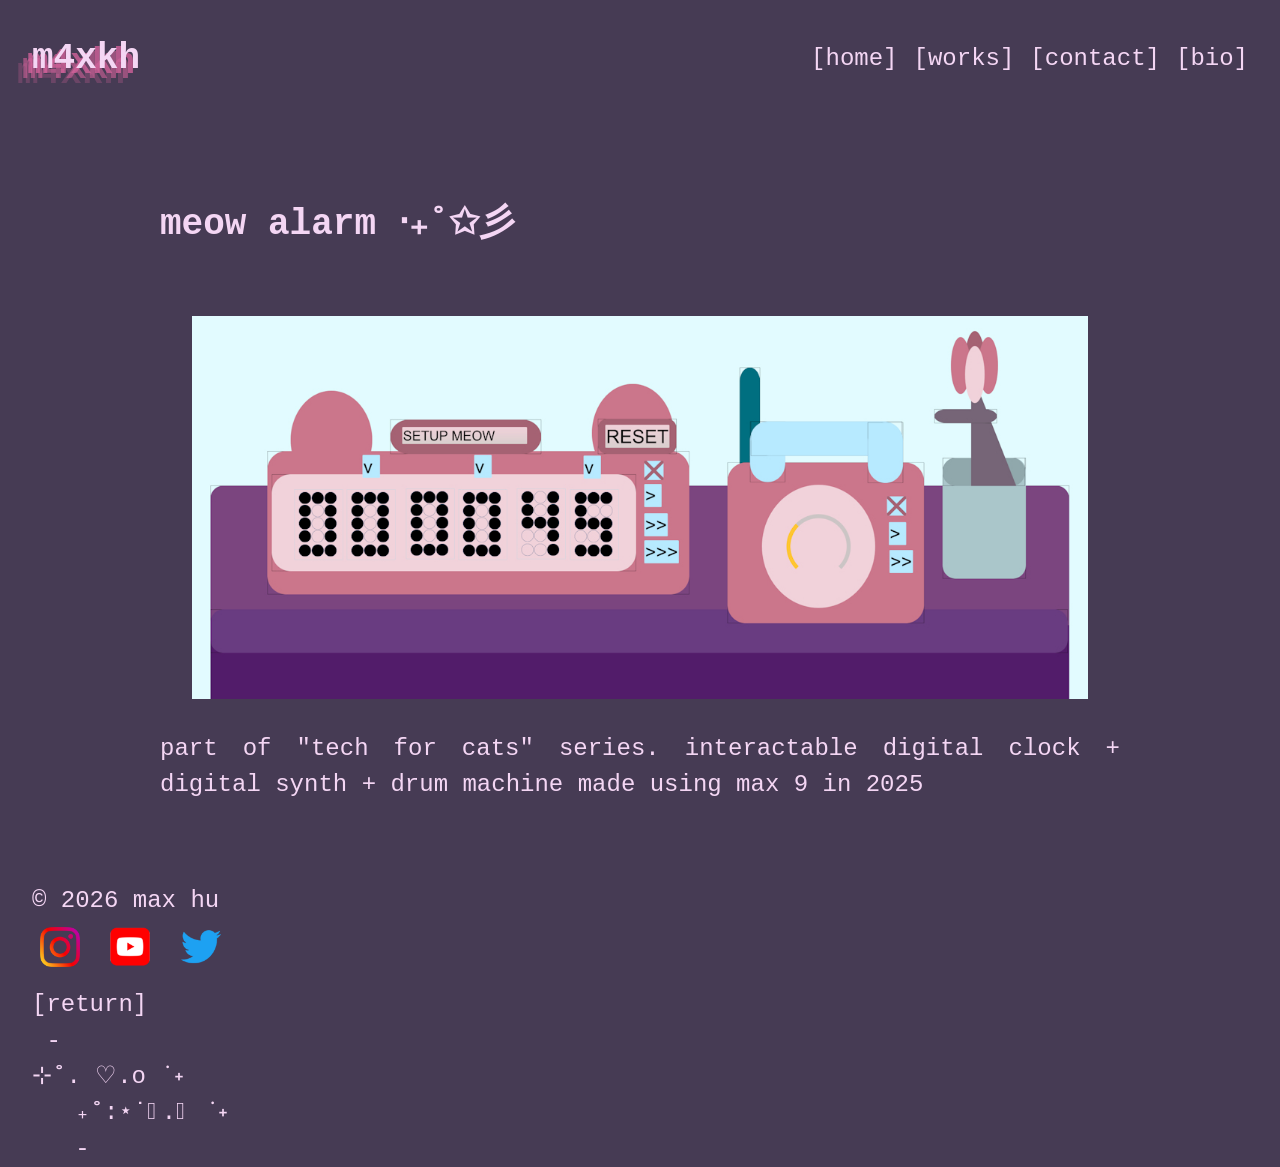
<file: main/projects/meow-alarm/index.html>
<!DOCTYPE html>
<html lang="en">

<head>
    <meta charset="UTF-8">
    <meta name="viewport" content="width=device-width, initial-scale=1.0">
    <title>m4xkh portfolio</title>
    <link rel="preconnect" href="https://fonts.googleapis.com">
    <link rel="preconnect" href="https://fonts.gstatic.com" crossorigin>
    <link
        href="https://fonts.googleapis.com/css2?family=Bodoni+Moda:ital,opsz,wght@0,6..96,400..900;1,6..96,400..900&family=Courier+Prime:ital,wght@0,400;0,700;1,400;1,700&display=swap"
        rel="stylesheet">
    <link rel="stylesheet" href="../../css/style.css">
</head>

<body>
    <header id="header-section">

        <nav id="nav-section" class="navbar">
            <div class="nav-brand">
                <a href="../../"> <h1>m4xkh</h1></a>
            </div>
            <div class="nav">
                <button class="hamburger">[ ☰ ]</button>
                <ul class="nav-menu">
                    <li><a href="../../#about-section">[home]</a></li>
                    <li><a href="../../#portfolio-section">[works]</a></li>
                    <li><a href="../../#contact-section">[contact]</a></li>
                    <li><a href="../../bio/">[bio]</a></li>
                </ul>
            </div>


        </nav>

    </header>

    <main>
        <section class="project-section">
            <div class="project-content">
            <h2>meow alarm  <span class="accent-3">‧₊˚✩彡</span> </h2>
            <img src="../../images/meow-alarm-radio.jpg" alt="">
            <p>part of "tech for cats" series. interactable digital clock + digital synth + drum machine made using max 9 in 2025</p>
        </div>
    </section>

    </main>
    <footer class="flex-container">
        <section class="footer-section">
            <p>&copy; 2026 max hu</p>
            <div class="social-links">
                <a href='#'><img src="../../images/icon-logo-instagram.png" alt=""></a>
                <a href='#'><img src="../../images/icon-logo-youtube.png" alt=""></a>
                <a href='#'><img src="../../images/icon-logo-twitter.png" alt=""></a>
            </div>
            <a href="#header-section">[return]</a>
            <pre><p> -</p></pre>
            <p>⊹˚. ♡.o ݁ ˖</p>
            <pre><p>   ₊˚:⋆˙⟡.𖥔 ݁ ˖ </p></pre>
            <pre><p>   -</p></pre>
        </section>
    </footer>
    <script src="../../js/nav.js"></script>
</body>

</html>
</file>
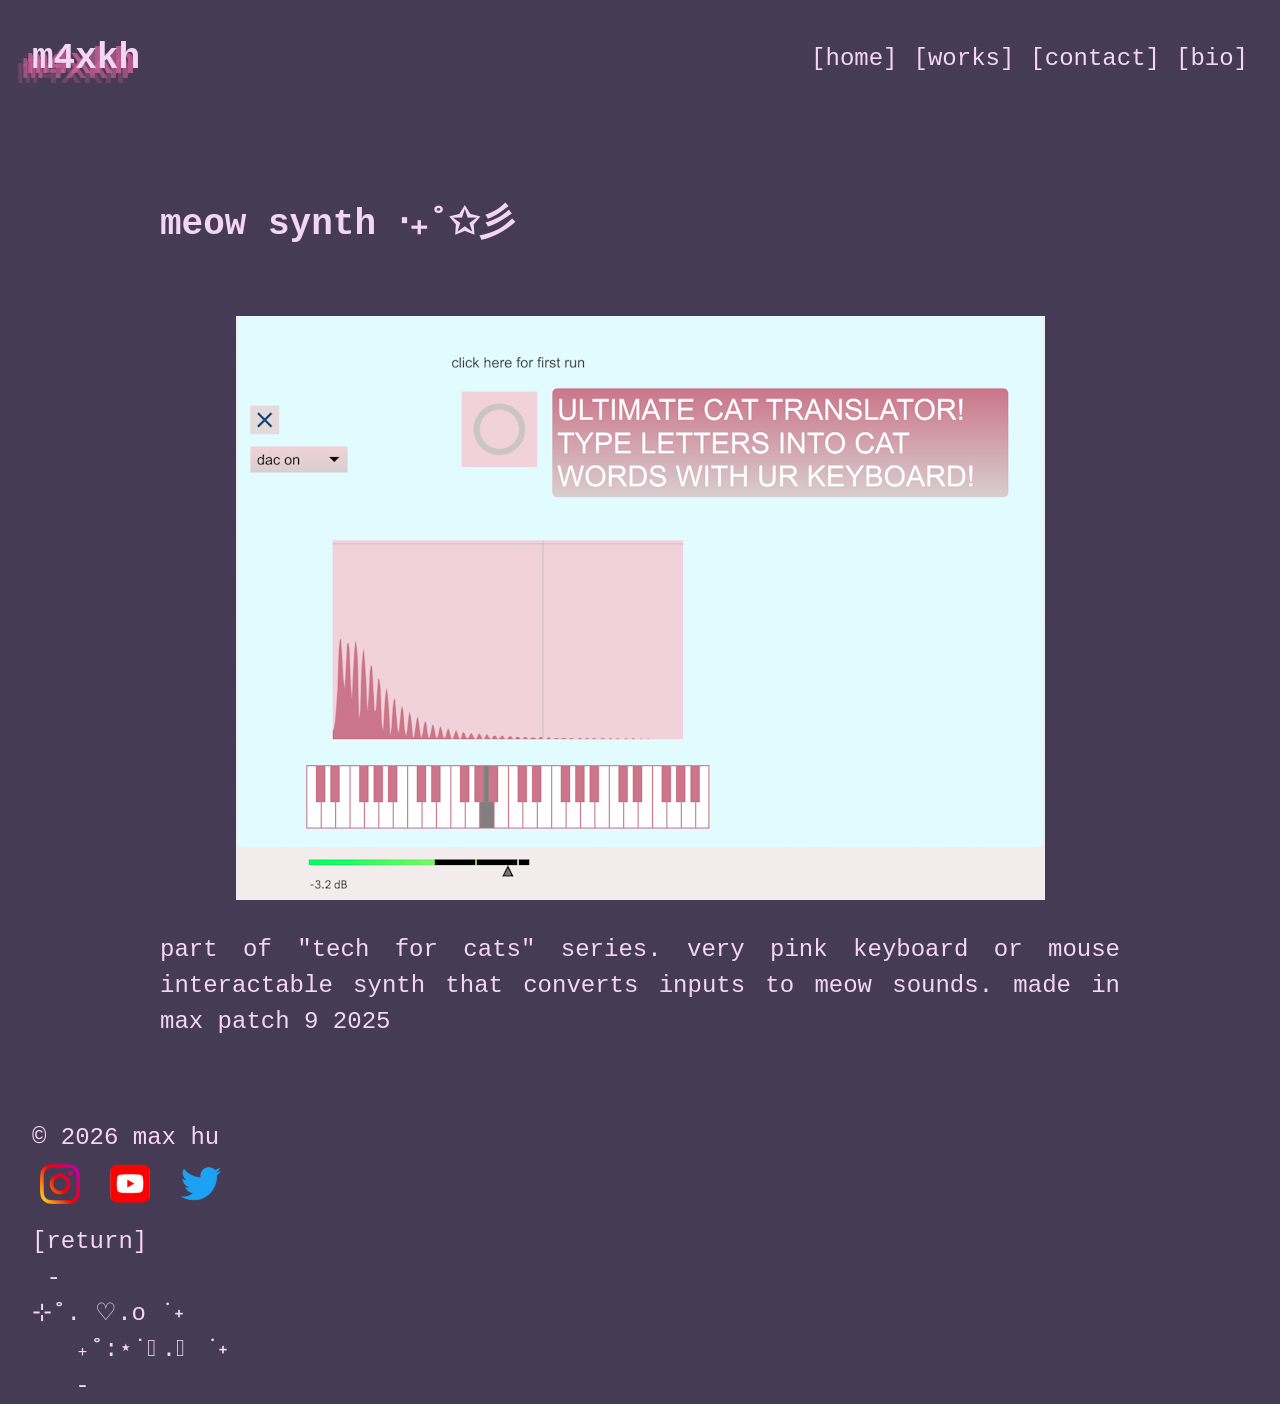
<file: main/projects/meow-synth/index.html>
<!DOCTYPE html>
<html lang="en">

<head>
    <meta charset="UTF-8">
    <meta name="viewport" content="width=device-width, initial-scale=1.0">
    <title>m4xkh portfolio</title>
    <link rel="preconnect" href="https://fonts.googleapis.com">
    <link rel="preconnect" href="https://fonts.gstatic.com" crossorigin>
    <link
        href="https://fonts.googleapis.com/css2?family=Bodoni+Moda:ital,opsz,wght@0,6..96,400..900;1,6..96,400..900&family=Courier+Prime:ital,wght@0,400;0,700;1,400;1,700&display=swap"
        rel="stylesheet">
    <link rel="stylesheet" href="../../css/style.css">
</head>

<body>
    <header id="header-section">

        <nav id="nav-section" class="navbar">
            <div class="nav-brand">
                <a href="../../"> <h1>m4xkh</h1></a>
            </div>
            <div class="nav">
                <button class="hamburger">[ ☰ ]</button>
                <ul class="nav-menu">
                    <li><a href="../../#about-section">[home]</a></li>
                    <li><a href="../../#portfolio-section">[works]</a></li>
                    <li><a href="../../#contact-section">[contact]</a></li>
                    <li><a href="../../bio/">[bio]</a></li>
                </ul>
            </div>


        </nav>

    </header>

    <main>
        <section class="project-section">
            <div class="project-content">
            <h2>meow synth <span class="accent-3">‧₊˚✩彡</span> </h2>
            <img src="../../images/meow-synth.jpg" alt="">
            <p>part of "tech for cats" series. very pink keyboard or mouse interactable synth that converts inputs to meow sounds. made in max patch 9 2025 </p>
        </div>
    </section>

    </main>
    <footer class="flex-container">
        <section class="footer-section">
            <p>&copy; 2026 max hu</p>
            <div class="social-links">
                <a href='#'><img src="../../images/icon-logo-instagram.png" alt=""></a>
                <a href='#'><img src="../../images/icon-logo-youtube.png" alt=""></a>
                <a href='#'><img src="../../images/icon-logo-twitter.png" alt=""></a>
            </div>
            <a href="#header-section">[return]</a>
            <pre><p> -</p></pre>
            <p>⊹˚. ♡.o ݁ ˖</p>
            <pre><p>   ₊˚:⋆˙⟡.𖥔 ݁ ˖ </p></pre>
            <pre><p>   -</p></pre>
        </section>
    </footer>
    <script src="../../js/nav.js"></script>
</body>

</html>
</file>
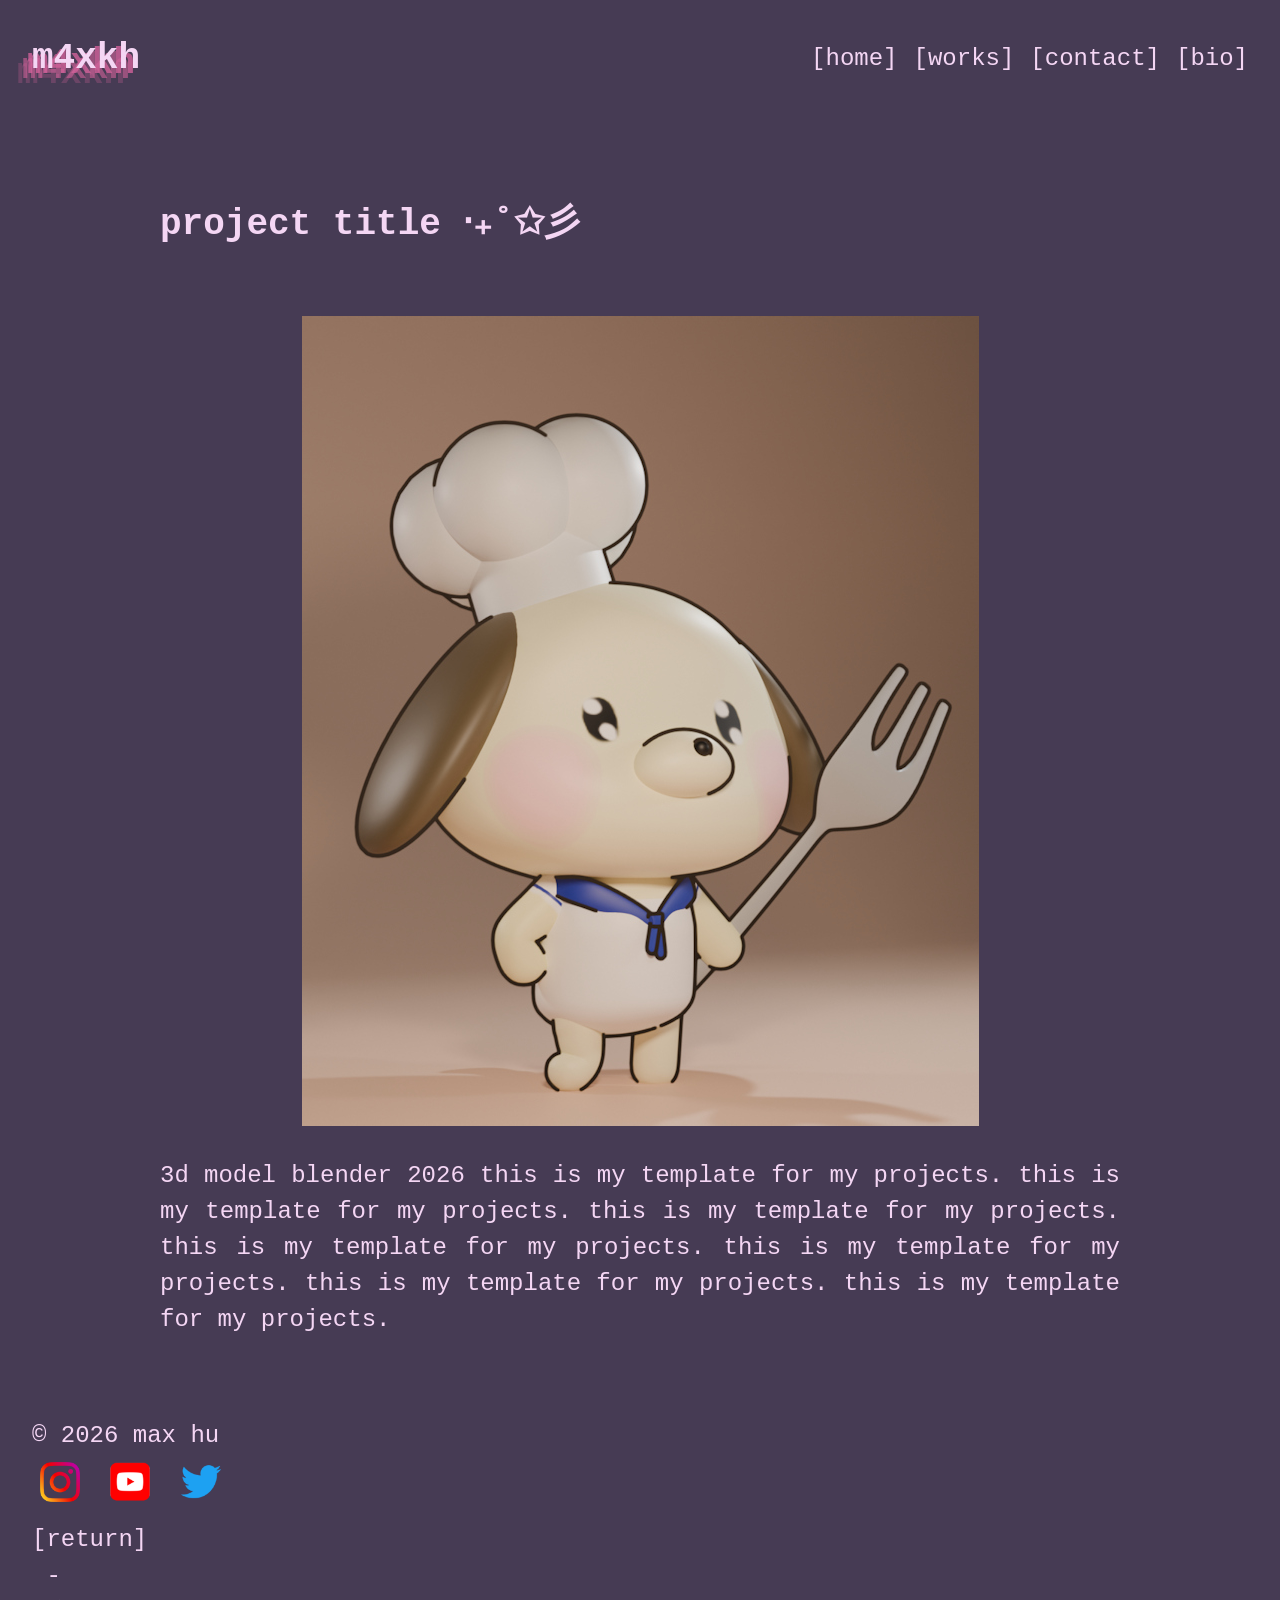
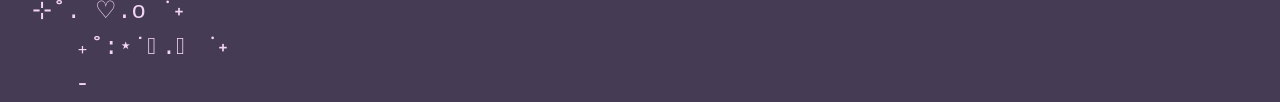
<file: main/projects/project-template/index.html>
<!DOCTYPE html>
<html lang="en">

<head>
    <meta charset="UTF-8">
    <meta name="viewport" content="width=device-width, initial-scale=1.0">
    <title>m4xkh portfolio</title>
    <link rel="preconnect" href="https://fonts.googleapis.com">
    <link rel="preconnect" href="https://fonts.gstatic.com" crossorigin>
    <link
        href="https://fonts.googleapis.com/css2?family=Bodoni+Moda:ital,opsz,wght@0,6..96,400..900;1,6..96,400..900&family=Courier+Prime:ital,wght@0,400;0,700;1,400;1,700&display=swap"
        rel="stylesheet">
    <link rel="stylesheet" href="../../css/style.css">
</head>

<body>
    <header id="header-section">

        <nav id="nav-section" class="navbar">
            <div class="nav-brand">
                <a href="../../"> <h1>m4xkh</h1></a>
            </div>
            <div class="nav">
                <button class="hamburger">[ ☰ ]</button>
               <ul class="nav-menu">
                    <li><a href="../../#about-section">[home]</a></li>
                    <li><a href="../../#portfolio-section">[works]</a></li>
                    <li><a href="../../#contact-section">[contact]</a></li>
                    <li><a href="../../bio/">[bio]</a></li>
                </ul>
            </div>


        </nav>

    </header>

    <main>
        <section class="project-section">
            <div class="project-content">
            <h2>project title <span class="accent-3">‧₊˚✩彡</span> </h2>
            <img src="../../images/dog_baker_render.jpg" alt="">
            <p>3d model blender 2026 This is my Template for my projects. This is my Template for my projects. This is my Template for my projects. This is my Template for my projects. This is my Template for my projects. This is my Template for my projects. This is my Template for my projects. </p>
        </div>
    </section>

    </main>
    <footer class="flex-container">
        <section class="footer-section">
            <p>&copy; 2026 max hu</p>
            <div class="social-links">
                <a href='#'><img src="../../images/icon-logo-instagram.png" alt=""></a>
                <a href='#'><img src="../../images/icon-logo-youtube.png" alt=""></a>
                <a href='#'><img src="../../images/icon-logo-twitter.png" alt=""></a>
            </div>
            <a href="#header-section">[return]</a>
            <pre><p> -</p></pre>
            <p>⊹˚. ♡.o ݁ ˖</p>
            <pre><p>   ₊˚:⋆˙⟡.𖥔 ݁ ˖ </p></pre>
            <pre><p>   -</p></pre>
        </section>
    </footer>
    <script src="../../js/nav.js"></script>
</body>

</html>
</file>
<file: main/css/style.css>
/* ======[color pallete]====== */



:root {
    --bg-color-1: #463b54;
    --bg-color-2: #f4d6f4;
    --bg-color-3: #c6c6f2;
    --font: #f4d6f4;
    --accent-1: #d1629a;
    --accent-2: #f4d6f4;
    --accent-3: #c6c6f2;
    --dark: #473c55;
}








/* ======[CSS resets]====== */

* {
    margin: 0;
    padding: 0;
    box-sizing: border-box;

    text-transform: lowercase;
}

/* respect user font preferences */
html {
    font-size: 100%;
    scroll-behavior: smooth;
    /* 1 rem = 16px */
}

/* General CSS */

body {
    background-color: var(--bg-color-1);
    color: var(--font);
    font-size: 1.5rem;
    line-height: 1.5;
    font-family: 'Courier New', Courier, monospace;
    text-align: left;

}


/* responsive images */
img {
    display: block;
    max-width: 100%;
}

header {
    padding: 4rem, 2rem;
    margin: 2rem;
    margin-bottom: 7rem;

}

header h1 {
    text-shadow: -5px 5px 0px #d1629acc, -10px 10px 0px #d1629a99, -15px 15px 0px #d1629a44;
}

nav a,
footer a {
    text-decoration: none;
    color: var(--font);
    /* transition: all .5s ease; */

}

nav a:hover,
footer a:hover {

    color: var(--accent-1);
}

.navbar {
    /* position:relative; */
    display: flex;
    justify-content: space-between;
    align-items: center;
}

.hamburger {
    display: none;
    background: none;
    border: none;
    color: var(--font);
    font-size: 2rem;
}

.nav-menu {
    display: flex;
    list-style: none;
    gap: 1rem;
}

main {
    margin: 0;
}
#bio-photo {
        max-width: 50%;
    }

@media (max-width: 1030px) {
    main {
        margin: 2rem;
    }

}

@media (max-width: 750px) {
    main {
        margin: 1rem;
    }

}

@media (max-width: 750px) {
    .navbar {
        align-items: flex-start;
    }

    .nav {
        display: flex;
        flex-direction: column;
        align-self: flex-end;
    }

    .hamburger {
        display: block;
    }

    .nav-menu {
        display: none;
    }

    .nav-menu.active {
        display: flex;
        flex-direction: column;
        background-color: var(--font);
        padding: 1rem;
    }

    .nav-menu a {
        color: var(--bg-color-1);
    }

    .header {
        padding: 1rem 2rem;
    }
    #bio-photo {
        max-width: 100%;
    }
}

.about-section,
.portfolio-section,
.contact-section, .project-section {

    max-width: 60rem;
    margin: 0 auto 5rem auto;

}

.about-content h2,
.portfolio-content h2,
.contact-content h2,
.project-content h2 {
    margin: 2rem 0;
}


/* subpage styling */
#bio {
    display:inline-block;
}
/* #bio-photo {
    max-width: 50%;
} */


.project-content {
    text-align: justify;
}

.project-content img {
    margin: 0 auto;
    padding: 2rem;
}

.project-content a, .about-content a  {
    text-decoration: none;
    color: var(--accent-1);
}

.project-content a:hover, .about-content a:hover {
    background-color: var(--font);
    color: var(--bg-color-1);
}

.portfolio-content p {
    padding: 1rem;
}

.portfolio-item {
    padding: 1rem;
    background-color: var(--bg-color-3);
    color: var(--bg-color-1);
    border-radius: .2rem;
}

.portfolio-item a {
    text-decoration: none;
    color: var(--bg-color-1);
}

.portfolio-item p {
    font-size: 1rem;
}

.portfolio-item h3 {
    font-size: 1.3rem;
}

.portfolio-item img {
    border-radius: 0.2rem;
}

footer {

    padding: 1rem, 2rem;
    margin-left: 2rem;
}

footer img {
    display: inline;
    max-width: 2.5rem;
    margin: 0.5rem;
}

@media (max-width: 750px) {
    footer p {
        font-size: 1.2rem;
    }    footer img {
        max-width: 2rem;
        margin: 0.3rem;
    }
}

@media (max-width: 450px) {
    footer p {
        font-size: 1rem;
    }    footer img {
        max-width: 1.5rem;
        margin: 0.1rem;
    }
}


/* ======[flex styling]====== */

.flex-container {
    display: flex;
    justify-content: space-between;
    align-items: center;
}

.flex-container-grid {
    display: flex;
    flex-wrap: wrap;
    gap: 1rem;
    justify-content: center;
    /* align-items: flex-end; */

}

.flex-item-grid {
    /* grow shrink basis */
    flex: 1 0 18rem;
    padding: 1rem;
    /* box-sizing: border-box; */
}
</file>
